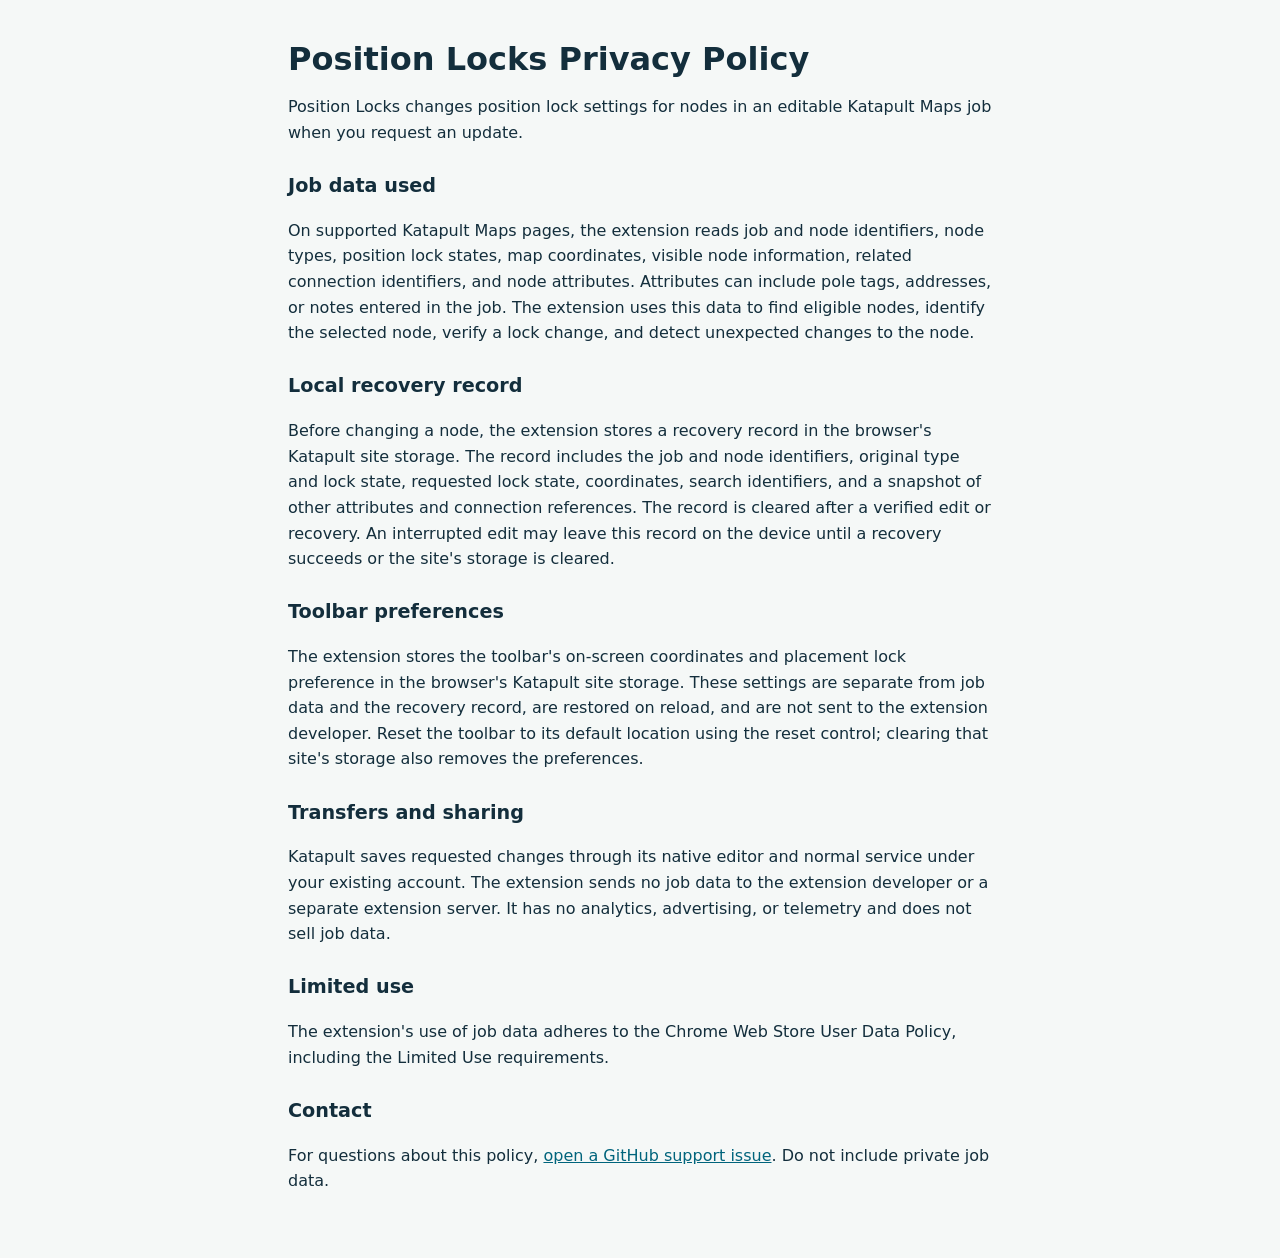
<file: privacy.html>
<!doctype html>
<html lang="en">
<head>
  <meta charset="utf-8">
  <meta name="viewport" content="width=device-width,initial-scale=1">
  <title>Privacy Policy | Position Locks</title>
  <style>
    html { color-scheme: light; background: #f5f8f7; color: #132e3c; }
    body { margin: auto; max-width: 44rem; padding: 2.5rem 1.25rem 3rem; font: 1rem/1.6 system-ui, sans-serif; }
    h1 { margin: 0 0 1rem; line-height: 1.2; }
    h2 { margin-top: 1.6rem; font-size: 1.2rem; }
    a { color: #00647c; }
  </style>
</head>
<body>
<main>
  <h1>Position Locks Privacy Policy</h1>
  <p>Position Locks changes position lock settings for nodes in an editable Katapult Maps job when you request an update.</p>

  <h2>Job data used</h2>
  <p>On supported Katapult Maps pages, the extension reads job and node identifiers, node types, position lock states, map coordinates, visible node information, related connection identifiers, and node attributes. Attributes can include pole tags, addresses, or notes entered in the job. The extension uses this data to find eligible nodes, identify the selected node, verify a lock change, and detect unexpected changes to the node.</p>

  <h2>Local recovery record</h2>
  <p>Before changing a node, the extension stores a recovery record in the browser's Katapult site storage. The record includes the job and node identifiers, original type and lock state, requested lock state, coordinates, search identifiers, and a snapshot of other attributes and connection references. The record is cleared after a verified edit or recovery. An interrupted edit may leave this record on the device until a recovery succeeds or the site's storage is cleared.</p>

  <h2>Toolbar preferences</h2>
  <p>The extension stores the toolbar's on-screen coordinates and placement lock preference in the browser's Katapult site storage. These settings are separate from job data and the recovery record, are restored on reload, and are not sent to the extension developer. Reset the toolbar to its default location using the reset control; clearing that site's storage also removes the preferences.</p>

  <h2>Transfers and sharing</h2>
  <p>Katapult saves requested changes through its native editor and normal service under your existing account. The extension sends no job data to the extension developer or a separate extension server. It has no analytics, advertising, or telemetry and does not sell job data.</p>

  <h2>Limited use</h2>
  <p>The extension's use of job data adheres to the Chrome Web Store User Data Policy, including the Limited Use requirements.</p>

  <h2>Contact</h2>
  <p>For questions about this policy, <a href="https://github.com/AZX-215/position-locks-support/issues/new">open a GitHub support issue</a>. Do not include private job data.</p>
</main>
</body>
</html>
</file>
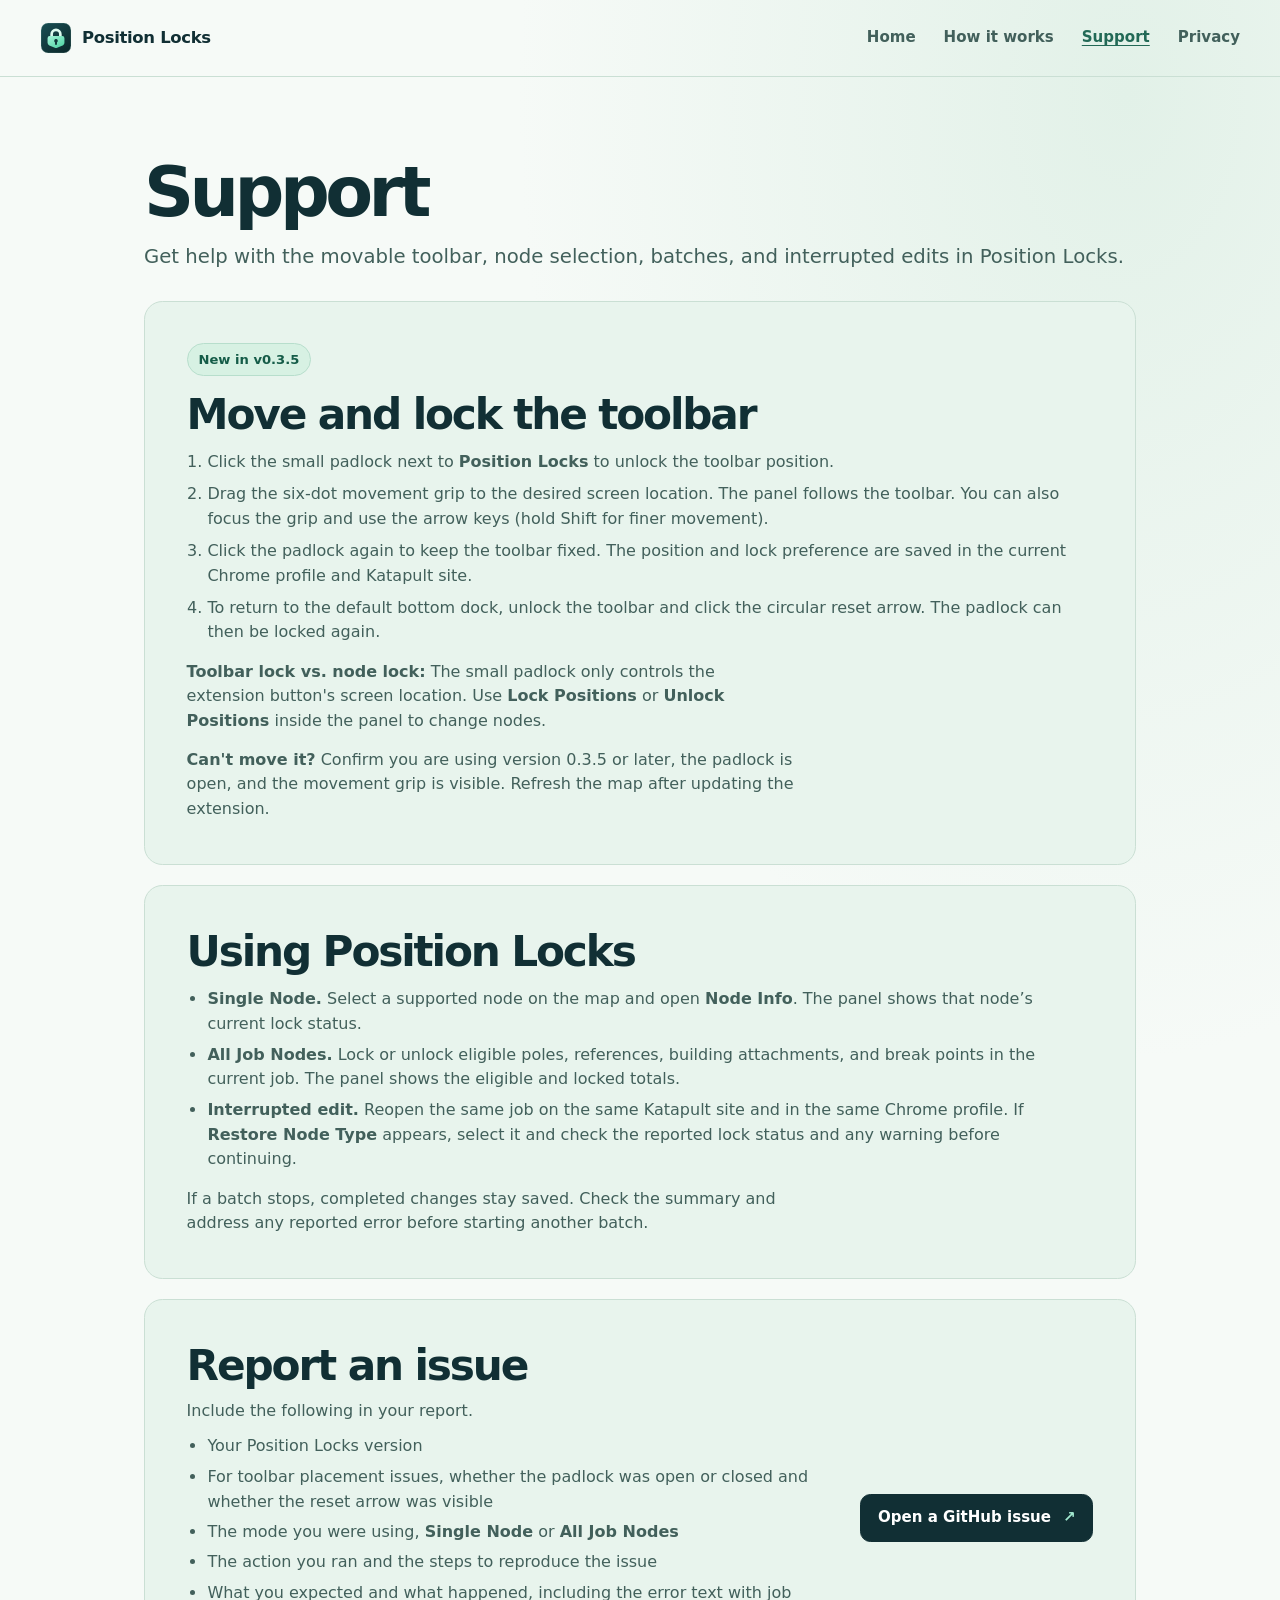
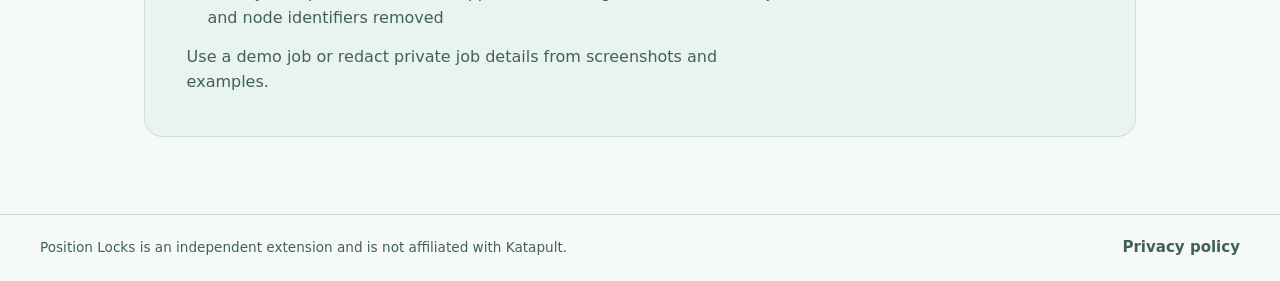
<file: support.html>
<!doctype html>
<html lang="en">
<head>
  <meta charset="utf-8">
  <meta name="viewport" content="width=device-width, initial-scale=1">
  <meta name="description" content="Get help with the movable toolbar, Single Node, All Job Nodes, and interrupted edits in Position Locks for Katapult Pro.">
  <meta name="theme-color" content="#edf6f1">
  <title>Support | Position Locks for Katapult</title>
  <link rel="canonical" href="https://azx-215.github.io/position-locks-support/support">
  <link rel="icon" href="./assets/position-locks-mark.svg" type="image/svg+xml">
  <link rel="stylesheet" href="./assets/home-v035.css">
</head>
<body>
  <a class="skip-link" href="#main">Skip to content</a>
  <header class="site-header">
    <div class="shell header-layout">
      <a class="brand" href="https://azx-215.github.io/position-locks-offical/home">
        <img src="./assets/position-locks-mark.svg" width="40" height="40" alt="">
        <span>Position Locks</span>
      </a>
      <nav class="site-nav" aria-label="Main navigation">
        <a href="https://azx-215.github.io/position-locks-offical/home">Home</a>
        <a href="https://azx-215.github.io/position-locks-offical/home#how-it-works">How it works</a>
        <a href="./support" aria-current="page">Support</a>
        <a href="./privacy">Privacy</a>
      </nav>
    </div>
  </header>

  <main class="shell support-page" id="main">
    <div class="support-page-intro">
      <h1>Support</h1>
      <p class="intro">Get help with the movable toolbar, node selection, batches, and interrupted edits in Position Locks.</p>
    </div>

    <section class="support-panel toolbar-help" id="toolbar-help" aria-labelledby="toolbar-help-title">
      <div>
        <span class="release-badge">New in v0.3.5</span>
        <h2 id="toolbar-help-title">Move and lock the toolbar</h2>
        <ol class="report-details">
          <li>Click the small padlock next to <strong>Position Locks</strong> to unlock the toolbar position.</li>
          <li>Drag the six-dot movement grip to the desired screen location. The panel follows the toolbar. You can also focus the grip and use the arrow keys (hold Shift for finer movement).</li>
          <li>Click the padlock again to keep the toolbar fixed. The position and lock preference are saved in the current Chrome profile and Katapult site.</li>
          <li>To return to the default bottom dock, unlock the toolbar and click the circular reset arrow. The padlock can then be locked again.</li>
        </ol>
        <p><strong>Toolbar lock vs. node lock:</strong> The small padlock only controls the extension button's screen location. Use <strong>Lock Positions</strong> or <strong>Unlock Positions</strong> inside the panel to change nodes.</p>
        <p class="toolbar-troubleshooting"><strong>Can't move it?</strong> Confirm you are using version 0.3.5 or later, the padlock is open, and the movement grip is visible. Refresh the map after updating the extension.</p>
      </div>
    </section>

    <section class="support-panel" aria-labelledby="help-title">
      <div>
        <h2 id="help-title">Using Position Locks</h2>
        <ul class="report-details">
          <li><strong>Single Node.</strong> Select a supported node on the map and open <strong>Node Info</strong>. The panel shows that node’s current lock status.</li>
          <li><strong>All Job Nodes.</strong> Lock or unlock eligible poles, references, building attachments, and break points in the current job. The panel shows the eligible and locked totals.</li>
          <li><strong>Interrupted edit.</strong> Reopen the same job on the same Katapult site and in the same Chrome profile. If <strong>Restore Node Type</strong> appears, select it and check the reported lock status and any warning before continuing.</li>
        </ul>
        <p>If a batch stops, completed changes stay saved. Check the summary and address any reported error before starting another batch.</p>
      </div>
    </section>

    <section class="support-panel" aria-labelledby="report-title">
      <div>
        <h2 id="report-title">Report an issue</h2>
        <p>Include the following in your report.</p>
        <ul class="report-details">
          <li>Your Position Locks version</li>
          <li>For toolbar placement issues, whether the padlock was open or closed and whether the reset arrow was visible</li>
          <li>The mode you were using, <strong>Single Node</strong> or <strong>All Job Nodes</strong></li>
          <li>The action you ran and the steps to reproduce the issue</li>
          <li>What you expected and what happened, including the error text with job and node identifiers removed</li>
        </ul>
        <p>Use a demo job or redact private job details from screenshots and examples.</p>
      </div>
      <a class="button" href="https://github.com/AZX-215/position-locks-support/issues/new">Open a GitHub issue <span aria-hidden="true">↗</span></a>
    </section>
  </main>

  <footer class="site-footer">
    <div class="shell footer-layout">
      <small>Position Locks is an independent extension and is not affiliated with Katapult.</small>
      <a href="./privacy">Privacy policy</a>
    </div>
  </footer>
</body>
</html>
</file>
<file: assets/home-v035.css>
:root {
  color-scheme: light;
  --ink: #112f34;
  --muted: #42605b;
  --accent: #226956;
  --line: #cadfd4;
  --paper: #f6faf7;
  --white: #fff;
  font-family: system-ui, -apple-system, BlinkMacSystemFont, "Segoe UI", sans-serif;
  font-synthesis: none;
  line-height: 1.55;
  color: var(--ink);
  background: var(--paper);
}

*, *::before, *::after { box-sizing: border-box; }
body {
  margin: 0;
  background: radial-gradient(ellipse at 88% 5%, #e2f1e8, transparent 38rem);
}
a { color: inherit; }
a:focus-visible {
  outline: 3px solid #30725d;
  outline-offset: 4px;
}
img { display: block; max-width: 100%; }
h1, h2, h3, p, figure { margin: 0; }
.shell { width: min(100% - 5rem, 75rem); margin-inline: auto; }
.skip-link {
  position: absolute;
  z-index: 2;
  top: .75rem;
  left: 1rem;
  transform: translateY(-180%);
  padding: .6rem 1rem;
  border-radius: .5rem;
  background: var(--white);
  color: var(--accent);
}
.skip-link:focus { transform: translateY(0); }

.site-header { border-bottom: 1px solid var(--line); }
.header-layout, .footer-layout {
  display: flex;
  justify-content: space-between;
  align-items: center;
  gap: 1rem;
}
.header-layout { min-height: 4.75rem; }
.brand {
  display: inline-flex;
  align-items: center;
  gap: .375rem;
  margin-left: -.25rem;
  font-size: 1.03rem;
  font-weight: 780;
  letter-spacing: -.02em;
  white-space: nowrap;
  text-decoration: none;
}
.site-nav { display: flex; flex-wrap: wrap; gap: .4rem 1.75rem; }
.site-nav a, .site-footer a {
  color: var(--muted);
  font-size: .94rem;
  font-weight: 650;
  text-decoration: none;
}
.site-nav a[aria-current="page"], .site-nav a:hover, .site-footer a:hover {
  color: var(--accent);
  text-decoration: underline;
  text-underline-offset: .23em;
}

.hero {
  display: grid;
  grid-template-columns: minmax(0, .95fr) minmax(0, 1.05fr);
  gap: clamp(1.75rem, 4.2vw, 4.125rem);
  align-items: center;
  padding-block: clamp(3rem, 6.2vw, 6rem);
}
.hero h1 {
  font-size: clamp(2.7rem, 5.25vw, 4.65rem);
  font-weight: 800;
  line-height: 1.04;
  letter-spacing: -.069em;
}
.hero h1 span {
  display: block;
  margin-top: .26em;
  color: var(--accent);
  font-size: .56em;
  font-weight: 660;
  letter-spacing: -.054em;
}
.intro {
  max-width: 32ch;
  margin-block: 1.5rem 1.85rem;
  color: var(--muted);
  font-size: clamp(1.03rem, 1.57vw, 1.23rem);
}
.button {
  display: inline-flex;
  align-items: center;
  justify-content: center;
  gap: .75rem;
  min-height: 3rem;
  padding: .65rem 1.05rem;
  border: 1px solid var(--ink);
  border-radius: .65rem;
  background: var(--ink);
  color: var(--white);
  font-size: .94rem;
  font-weight: 720;
  text-decoration: none;
  white-space: nowrap;
}
.button:hover { background: #1f554e; border-color: #1f554e; }
.button span { color: #a2ead0; line-height: 1; }
.hero-note {
  margin-top: 1rem;
  color: var(--muted);
  font-size: .88rem;
}

.map {
  position: relative;
  isolation: isolate;
  overflow: hidden;
  border: 1px solid #b6cfbf;
  border-radius: 1.45rem;
  box-shadow: 0 1.15rem 2.7rem #1b4d3920;
  background: #dbece2;
}
.map img { width: 100%; height: auto; }
.map-label {
  position: absolute;
  bottom: 1rem;
  left: 1rem;
  display: flex;
  align-items: center;
  gap: .5rem;
  padding: .42rem .72rem;
  border: 1px solid #b6cfbf;
  border-radius: .5rem;
  background: #f7fcf9;
  font-size: .81rem;
  font-weight: 680;
}
.map-label i { width: .55rem; height: .55rem; border-radius: 50%; background: #238266; }

.workflow {
  background: var(--white);
  border-block: 1px solid var(--line);
  padding-block: clamp(2.45rem, 5vw, 4.75rem);
}
h2 {
  font-size: clamp(1.8rem, 3.3vw, 2.65rem);
  line-height: 1.18;
  letter-spacing: -.051em;
}
.steps {
  display: grid;
  grid-template-columns: repeat(3, minmax(0, 1fr));
  gap: clamp(1.3rem, 3vw, 2.5rem);
  list-style: none;
  margin: 1.65rem 0 1.4rem;
  padding: 0;
}
.steps li {
  border-top: 1px solid var(--line);
  padding-top: 1.05rem;
}
.step-number {
  display: inline-grid;
  place-items: center;
  width: 1.85rem;
  height: 1.85rem;
  margin-bottom: .65rem;
  border-radius: 50%;
  background: #e4f3ea;
  color: var(--accent);
  font-size: .84rem;
  font-weight: 780;
}
h3 { margin-bottom: .4rem; font-size: 1.08rem; letter-spacing: -.015em; line-height: 1.3; }
.steps p, .support-panel p { color: var(--muted); }
.scope {
  padding-top: .9rem;
  border-top: 1px solid var(--line);
  color: var(--muted);
  font-size: .91rem;
}
.scope strong { display: inline-block; margin-right: .5rem; color: var(--ink); }

.support-section { padding-block: clamp(2.4rem, 5vw, 4.25rem); }
.support-page {
  max-width: 62rem;
  padding-block: clamp(2.85rem, 6vw, 5.5rem);
}
.support-page-intro h1 {
  font-size: clamp(2.8rem, 6vw, 4.35rem);
  font-weight: 800;
  line-height: 1.1;
  letter-spacing: -.065em;
}
.support-page-intro .intro {
  max-width: none;
  margin-block: .7rem 1.8rem;
}
.support-page > section + section { margin-top: 1.25rem; }
.report-details {
  margin: .65rem 0 .9rem;
  padding-left: 1.3rem;
  color: var(--muted);
}
.report-details li + li { margin-top: .35rem; }
.support-panel {
  display: flex;
  justify-content: space-between;
  align-items: center;
  gap: 1.4rem 2.4rem;
  padding: clamp(1.3rem, 3.3vw, 2.6rem);
  background: #e8f4ed;
  border: 1px solid var(--line);
  border-radius: 1.15rem;
}
.support-panel h2 { margin-bottom: .5rem; }
.toolbar-help .release-badge { display: inline-block; padding: .33rem .68rem; border-radius: 99rem; border: 1px solid #b7decc; background: #d7f1e3; color: #155c48; font-size: .82rem; font-weight: 760; margin-bottom: .85rem; }
.toolbar-help .report-details li { margin-bottom: .45rem; }
.toolbar-help p { max-width: 70ch; }
.toolbar-troubleshooting { margin-top: .85rem; }
.support-panel p { max-width: 60ch; }
.button-outline { background: transparent; color: var(--ink); }
.button-outline span { color: var(--accent); }
.button-outline:hover { background: var(--ink); color: var(--white); }
.button-outline:hover span { color: #a2ead0; }
.site-footer { border-top: 1px solid var(--line); padding-block: 1.35rem; }
.site-footer small { color: var(--muted); font-size: .85rem; }
.site-footer a { white-space: nowrap; }

@media (max-width: 56rem) {
  .shell { width: min(100% - 3rem, 75rem); }
  .hero { column-gap: 1.5rem; }
}

@media (max-width: 46rem) {
  .hero { grid-template-columns: 1fr; padding-block: 2.5rem 2.75rem; row-gap: 1.75rem; }
  .hero h1 { font-size: clamp(2.95rem, 8.2vw, 4rem); }
  .intro { margin-block: 1.1rem 1.35rem; }
  .map { max-width: 38rem; }
  .map img { aspect-ratio: 1.52; object-fit: cover; }
  .steps { grid-template-columns: 1fr; gap: 1rem; }
  .support-panel { align-items: flex-start; flex-direction: column; }
}

@media (max-width: 28rem) {
  .shell { width: calc(100% - 2rem); }
  .header-layout { flex-wrap: wrap; gap: .1rem .8rem; padding-block: .55rem .75rem; }
  .site-nav { gap: .3rem 1.25rem; }
  .site-nav a { font-size: .9rem; }
  .footer-layout { align-items: flex-start; flex-direction: column; gap: .5rem; }
}
</file>
